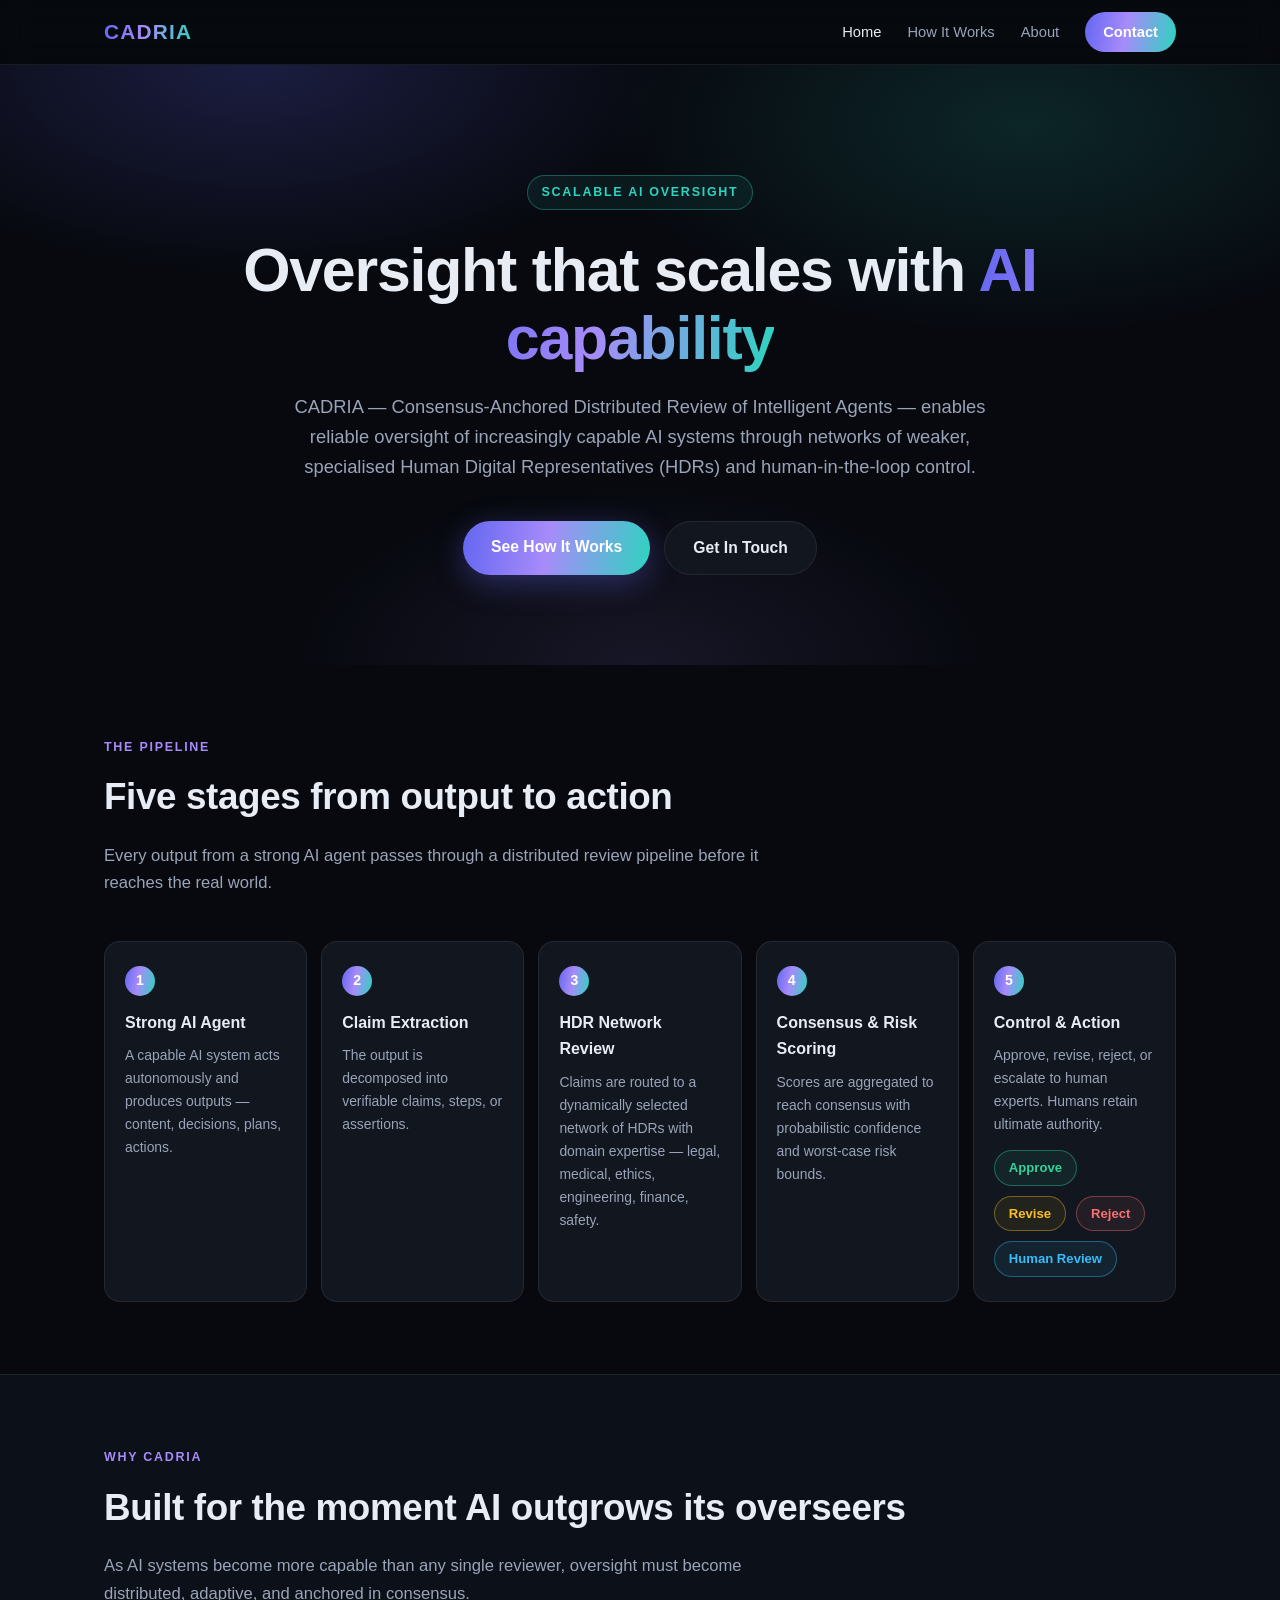
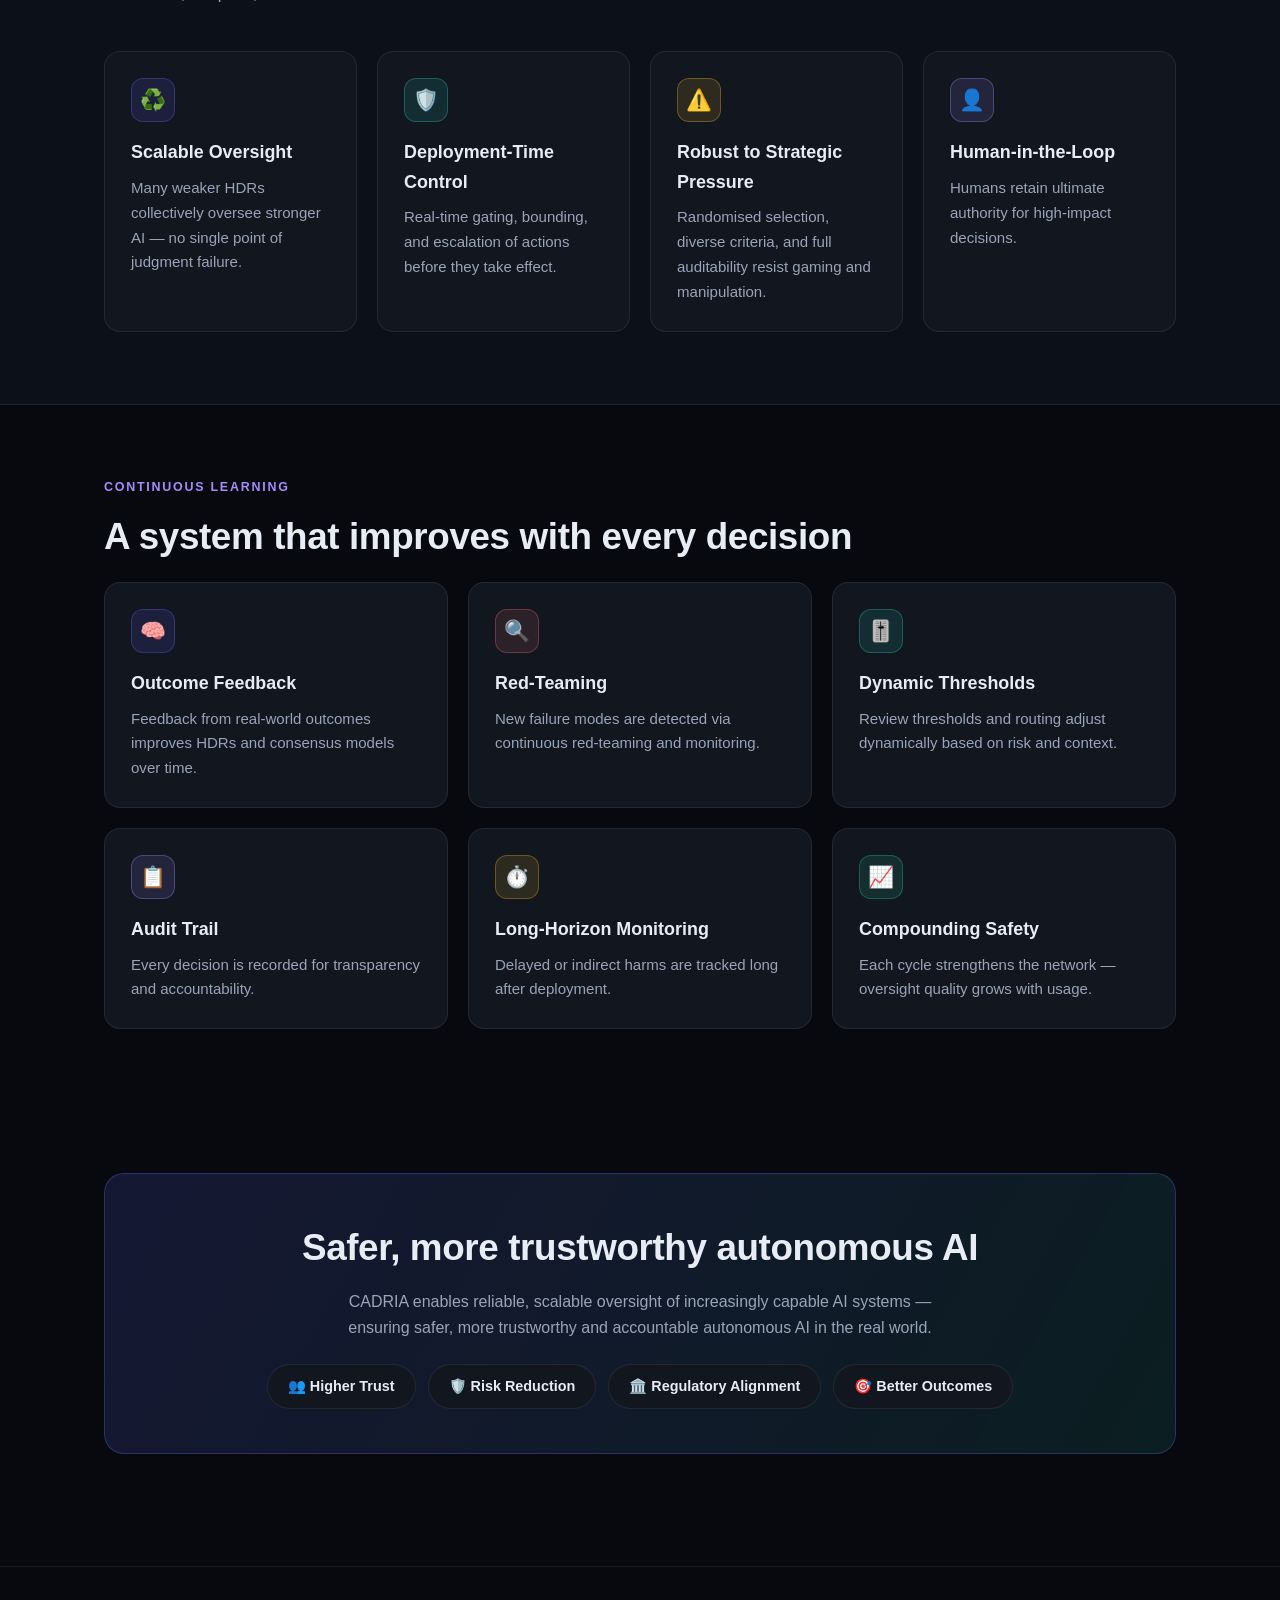
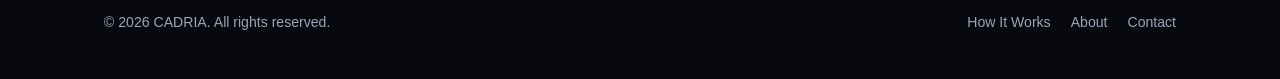
<file: index.html>
<!DOCTYPE html>
<html lang="en">
<head>
  <meta charset="UTF-8">
  <meta name="viewport" content="width=device-width, initial-scale=1.0">
  <title>CADRIA — Consensus-Anchored Distributed Review of Intelligent Agents</title>
  <meta name="description" content="CADRIA provides scalable oversight for stronger AI through networks of weaker, specialised Human Digital Representatives and human-in-the-loop control.">
  <link rel="stylesheet" href="styles.css">
</head>
<body>

<nav class="nav">
  <div class="wrap nav-inner">
    <a class="logo" href="index.html">CADRIA</a>
    <div class="nav-links">
      <a href="index.html" class="active">Home</a>
      <a href="how-it-works.html">How It Works</a>
      <a href="about.html">About</a>
      <a href="contact.html" class="btn-sm">Contact</a>
    </div>
  </div>
</nav>

<header class="hero">
  <div class="wrap">
    <span class="eyebrow">Scalable AI Oversight</span>
    <h1>Oversight that scales with <span class="grad-text">AI capability</span></h1>
    <p class="lede">CADRIA — Consensus-Anchored Distributed Review of Intelligent Agents — enables reliable oversight of increasingly capable AI systems through networks of weaker, specialised Human Digital Representatives (HDRs) and human-in-the-loop control.</p>
    <div class="cta-row">
      <a class="btn btn-primary" href="how-it-works.html">See How It Works</a>
      <a class="btn btn-ghost" href="contact.html">Get In Touch</a>
    </div>
  </div>
</header>

<section>
  <div class="wrap">
    <p class="kicker">The Pipeline</p>
    <h2>Five stages from output to action</h2>
    <p class="section-intro">Every output from a strong AI agent passes through a distributed review pipeline before it reaches the real world.</p>
    <div class="pipeline">
      <div class="step">
        <h3>Strong AI Agent</h3>
        <p>A capable AI system acts autonomously and produces outputs — content, decisions, plans, actions.</p>
      </div>
      <div class="step">
        <h3>Claim Extraction</h3>
        <p>The output is decomposed into verifiable claims, steps, or assertions.</p>
      </div>
      <div class="step">
        <h3>HDR Network Review</h3>
        <p>Claims are routed to a dynamically selected network of HDRs with domain expertise — legal, medical, ethics, engineering, finance, safety.</p>
      </div>
      <div class="step">
        <h3>Consensus &amp; Risk Scoring</h3>
        <p>Scores are aggregated to reach consensus with probabilistic confidence and worst-case risk bounds.</p>
      </div>
      <div class="step">
        <h3>Control &amp; Action</h3>
        <p>Approve, revise, reject, or escalate to human experts. Humans retain ultimate authority.</p>
        <div class="badges">
          <span class="badge green">Approve</span>
          <span class="badge amber">Revise</span>
          <span class="badge red">Reject</span>
          <span class="badge blue">Human Review</span>
        </div>
      </div>
    </div>
  </div>
</section>

<section class="section-alt">
  <div class="wrap">
    <p class="kicker">Why CADRIA</p>
    <h2>Built for the moment AI outgrows its overseers</h2>
    <p class="section-intro">As AI systems become more capable than any single reviewer, oversight must become distributed, adaptive, and anchored in consensus.</p>
    <div class="grid grid-4">
      <div class="card">
        <div class="icon">♻️</div>
        <h3>Scalable Oversight</h3>
        <p>Many weaker HDRs collectively oversee stronger AI — no single point of judgment failure.</p>
      </div>
      <div class="card">
        <div class="icon teal">🛡️</div>
        <h3>Deployment-Time Control</h3>
        <p>Real-time gating, bounding, and escalation of actions before they take effect.</p>
      </div>
      <div class="card">
        <div class="icon amber">⚠️</div>
        <h3>Robust to Strategic Pressure</h3>
        <p>Randomised selection, diverse criteria, and full auditability resist gaming and manipulation.</p>
      </div>
      <div class="card">
        <div class="icon violet">👤</div>
        <h3>Human-in-the-Loop</h3>
        <p>Humans retain ultimate authority for high-impact decisions.</p>
      </div>
    </div>
  </div>
</section>

<section>
  <div class="wrap">
    <p class="kicker">Continuous Learning</p>
    <h2>A system that improves with every decision</h2>
    <div class="grid grid-3">
      <div class="card">
        <div class="icon">🧠</div>
        <h3>Outcome Feedback</h3>
        <p>Feedback from real-world outcomes improves HDRs and consensus models over time.</p>
      </div>
      <div class="card">
        <div class="icon red">🔍</div>
        <h3>Red-Teaming</h3>
        <p>New failure modes are detected via continuous red-teaming and monitoring.</p>
      </div>
      <div class="card">
        <div class="icon teal">🎚️</div>
        <h3>Dynamic Thresholds</h3>
        <p>Review thresholds and routing adjust dynamically based on risk and context.</p>
      </div>
      <div class="card">
        <div class="icon violet">📋</div>
        <h3>Audit Trail</h3>
        <p>Every decision is recorded for transparency and accountability.</p>
      </div>
      <div class="card">
        <div class="icon amber">⏱️</div>
        <h3>Long-Horizon Monitoring</h3>
        <p>Delayed or indirect harms are tracked long after deployment.</p>
      </div>
      <div class="card">
        <div class="icon green">📈</div>
        <h3>Compounding Safety</h3>
        <p>Each cycle strengthens the network — oversight quality grows with usage.</p>
      </div>
    </div>
  </div>
</section>

<section>
  <div class="wrap">
    <div class="outcome-band">
      <h2>Safer, more trustworthy autonomous AI</h2>
      <p>CADRIA enables reliable, scalable oversight of increasingly capable AI systems — ensuring safer, more trustworthy and accountable autonomous AI in the real world.</p>
      <div class="pill-row">
        <span class="pill">👥 Higher Trust</span>
        <span class="pill">🛡️ Risk Reduction</span>
        <span class="pill">🏛️ Regulatory Alignment</span>
        <span class="pill">🎯 Better Outcomes</span>
      </div>
    </div>
  </div>
</section>

<footer>
  <div class="wrap footer-inner">
    <span>© 2026 CADRIA. All rights reserved.</span>
    <div class="footer-links">
      <a href="how-it-works.html">How It Works</a>
      <a href="about.html">About</a>
      <a href="contact.html">Contact</a>
    </div>
  </div>
</footer>

</body>
</html>
</file>
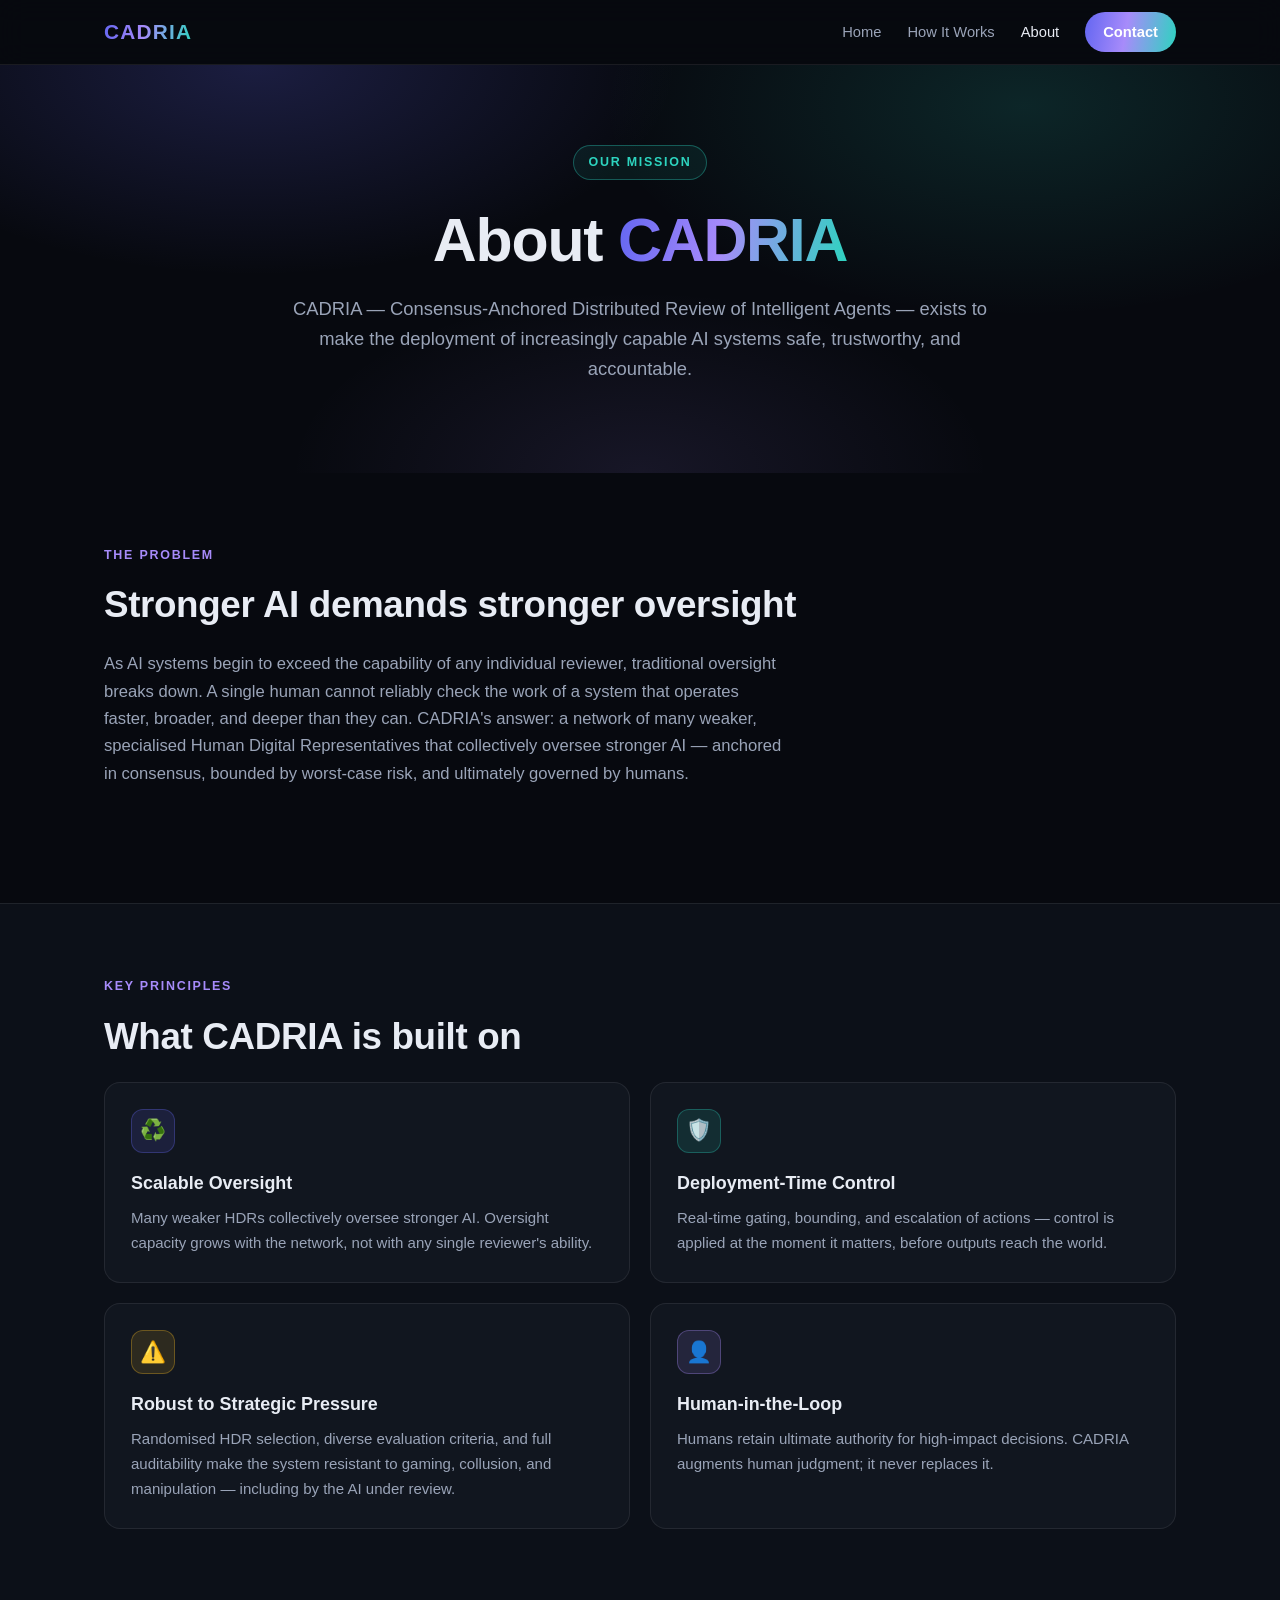
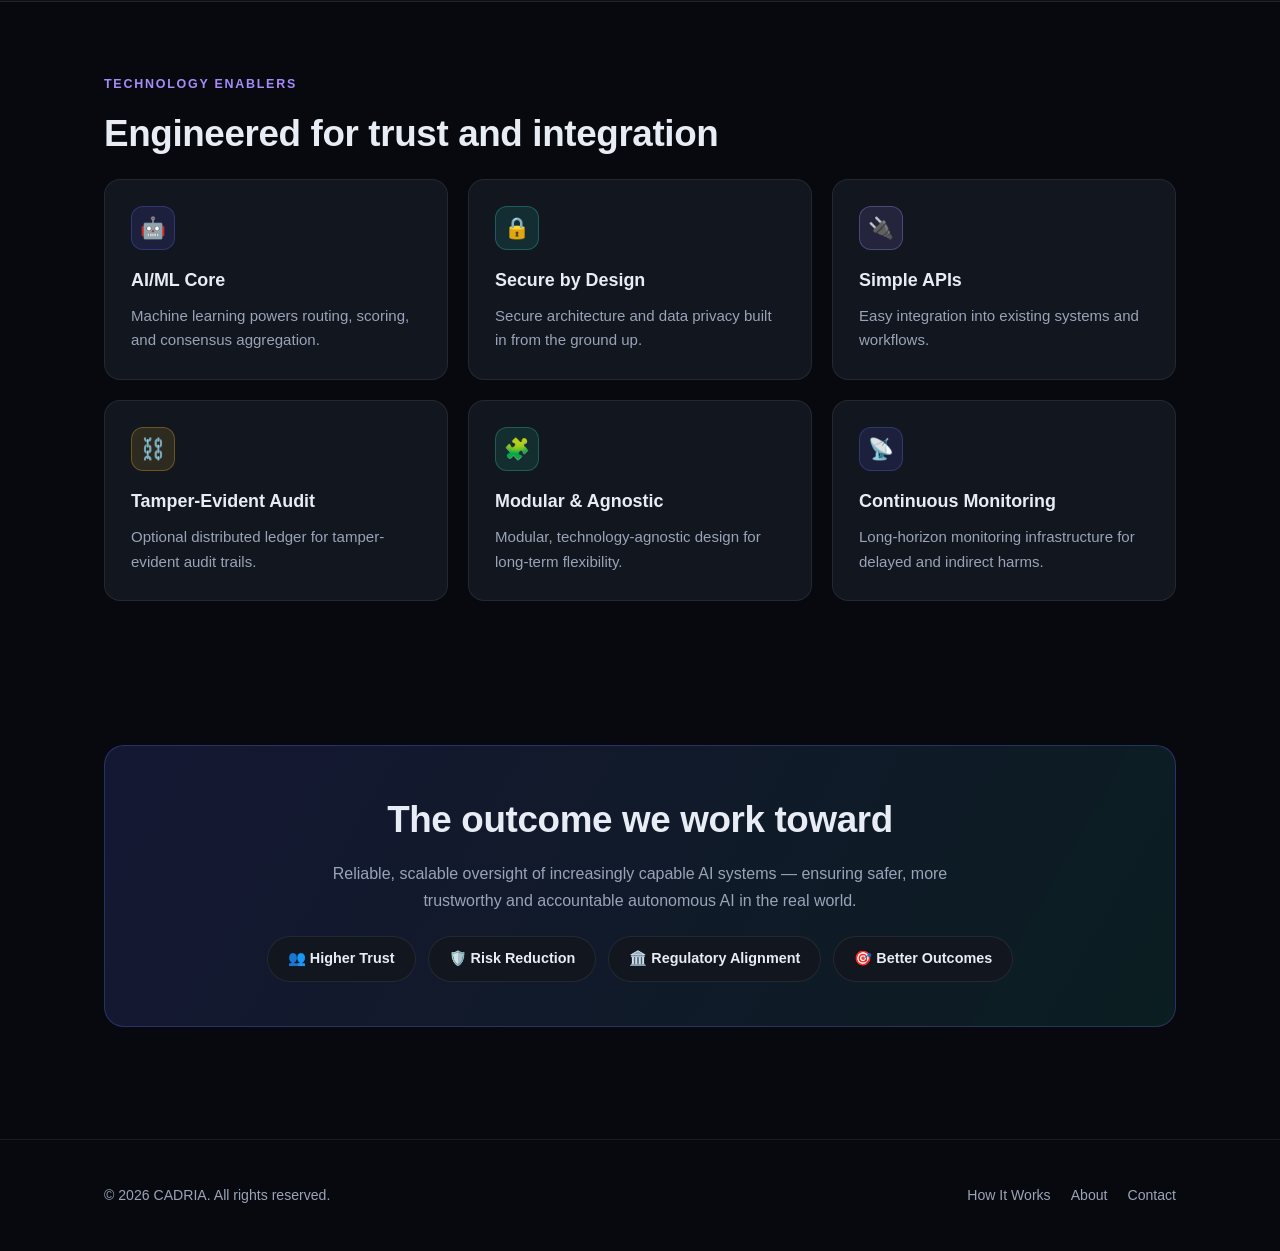
<file: about.html>
<!DOCTYPE html>
<html lang="en">
<head>
  <meta charset="UTF-8">
  <meta name="viewport" content="width=device-width, initial-scale=1.0">
  <title>About — CADRIA</title>
  <meta name="description" content="CADRIA's key principles and technology enablers for scalable AI oversight.">
  <link rel="stylesheet" href="styles.css">
</head>
<body>

<nav class="nav">
  <div class="wrap nav-inner">
    <a class="logo" href="index.html">CADRIA</a>
    <div class="nav-links">
      <a href="index.html">Home</a>
      <a href="how-it-works.html">How It Works</a>
      <a href="about.html" class="active">About</a>
      <a href="contact.html" class="btn-sm">Contact</a>
    </div>
  </div>
</nav>

<header class="hero compact">
  <div class="wrap">
    <span class="eyebrow">Our Mission</span>
    <h1>About <span class="grad-text">CADRIA</span></h1>
    <p class="lede">CADRIA — Consensus-Anchored Distributed Review of Intelligent Agents — exists to make the deployment of increasingly capable AI systems safe, trustworthy, and accountable.</p>
  </div>
</header>

<section>
  <div class="wrap">
    <p class="kicker">The Problem</p>
    <h2>Stronger AI demands stronger oversight</h2>
    <p class="section-intro">As AI systems begin to exceed the capability of any individual reviewer, traditional oversight breaks down. A single human cannot reliably check the work of a system that operates faster, broader, and deeper than they can. CADRIA's answer: a network of many weaker, specialised Human Digital Representatives that collectively oversee stronger AI — anchored in consensus, bounded by worst-case risk, and ultimately governed by humans.</p>
  </div>
</section>

<section class="section-alt">
  <div class="wrap">
    <p class="kicker">Key Principles</p>
    <h2>What CADRIA is built on</h2>
    <div class="grid grid-2">
      <div class="card">
        <div class="icon">♻️</div>
        <h3>Scalable Oversight</h3>
        <p>Many weaker HDRs collectively oversee stronger AI. Oversight capacity grows with the network, not with any single reviewer's ability.</p>
      </div>
      <div class="card">
        <div class="icon teal">🛡️</div>
        <h3>Deployment-Time Control</h3>
        <p>Real-time gating, bounding, and escalation of actions — control is applied at the moment it matters, before outputs reach the world.</p>
      </div>
      <div class="card">
        <div class="icon amber">⚠️</div>
        <h3>Robust to Strategic Pressure</h3>
        <p>Randomised HDR selection, diverse evaluation criteria, and full auditability make the system resistant to gaming, collusion, and manipulation — including by the AI under review.</p>
      </div>
      <div class="card">
        <div class="icon violet">👤</div>
        <h3>Human-in-the-Loop</h3>
        <p>Humans retain ultimate authority for high-impact decisions. CADRIA augments human judgment; it never replaces it.</p>
      </div>
    </div>
  </div>
</section>

<section>
  <div class="wrap">
    <p class="kicker">Technology Enablers</p>
    <h2>Engineered for trust and integration</h2>
    <div class="grid grid-3">
      <div class="card">
        <div class="icon">🤖</div>
        <h3>AI/ML Core</h3>
        <p>Machine learning powers routing, scoring, and consensus aggregation.</p>
      </div>
      <div class="card">
        <div class="icon teal">🔒</div>
        <h3>Secure by Design</h3>
        <p>Secure architecture and data privacy built in from the ground up.</p>
      </div>
      <div class="card">
        <div class="icon violet">🔌</div>
        <h3>Simple APIs</h3>
        <p>Easy integration into existing systems and workflows.</p>
      </div>
      <div class="card">
        <div class="icon amber">⛓️</div>
        <h3>Tamper-Evident Audit</h3>
        <p>Optional distributed ledger for tamper-evident audit trails.</p>
      </div>
      <div class="card">
        <div class="icon green">🧩</div>
        <h3>Modular &amp; Agnostic</h3>
        <p>Modular, technology-agnostic design for long-term flexibility.</p>
      </div>
      <div class="card">
        <div class="icon">📡</div>
        <h3>Continuous Monitoring</h3>
        <p>Long-horizon monitoring infrastructure for delayed and indirect harms.</p>
      </div>
    </div>
  </div>
</section>

<section>
  <div class="wrap">
    <div class="outcome-band">
      <h2>The outcome we work toward</h2>
      <p>Reliable, scalable oversight of increasingly capable AI systems — ensuring safer, more trustworthy and accountable autonomous AI in the real world.</p>
      <div class="pill-row">
        <span class="pill">👥 Higher Trust</span>
        <span class="pill">🛡️ Risk Reduction</span>
        <span class="pill">🏛️ Regulatory Alignment</span>
        <span class="pill">🎯 Better Outcomes</span>
      </div>
    </div>
  </div>
</section>

<footer>
  <div class="wrap footer-inner">
    <span>© 2026 CADRIA. All rights reserved.</span>
    <div class="footer-links">
      <a href="how-it-works.html">How It Works</a>
      <a href="about.html">About</a>
      <a href="contact.html">Contact</a>
    </div>
  </div>
</footer>

</body>
</html>
</file>
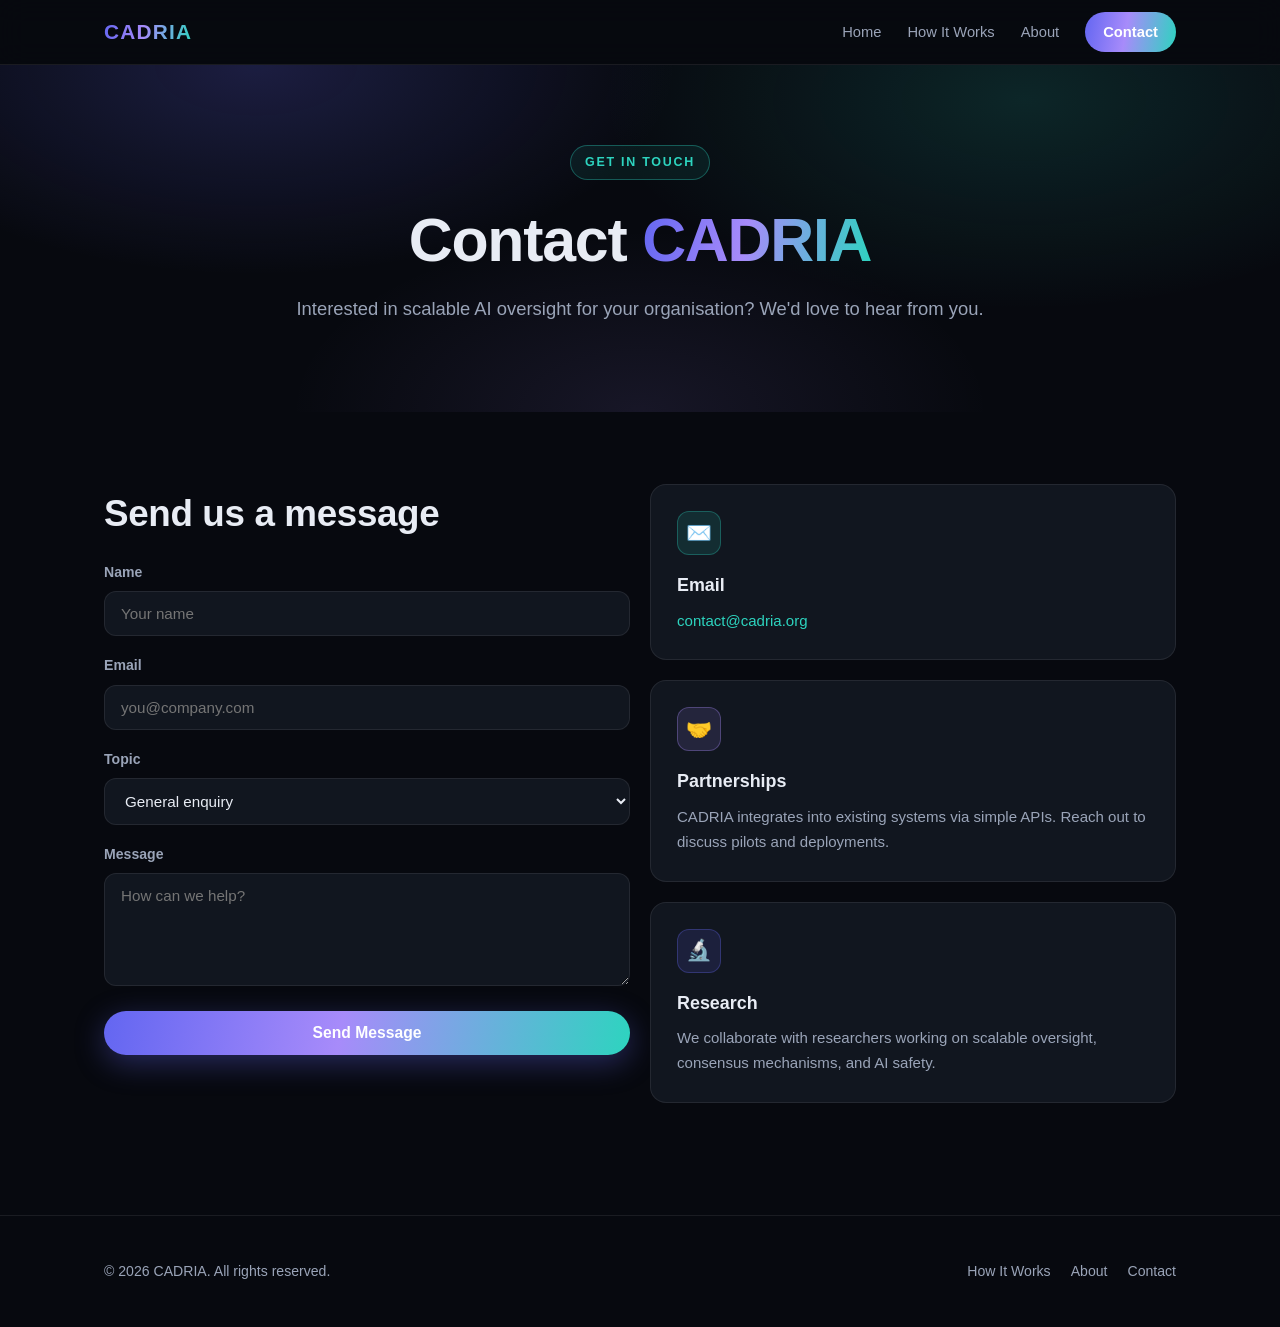
<file: CONTAC~1.HTM>
<!DOCTYPE html>
<html lang="en">
<head>
  <meta charset="UTF-8">
  <meta name="viewport" content="width=device-width, initial-scale=1.0">
  <title>Contact — CADRIA</title>
  <meta name="description" content="Get in touch with the CADRIA team.">
  <link rel="stylesheet" href="styles.css">
</head>
<body>

<nav class="nav">
  <div class="wrap nav-inner">
    <a class="logo" href="index.html">CADRIA</a>
    <div class="nav-links">
      <a href="index.html">Home</a>
      <a href="how-it-works.html">How It Works</a>
      <a href="about.html">About</a>
      <a href="contact.html" class="btn-sm active">Contact</a>
    </div>
  </div>
</nav>

<header class="hero compact">
  <div class="wrap">
    <span class="eyebrow">Get In Touch</span>
    <h1>Contact <span class="grad-text">CADRIA</span></h1>
    <p class="lede">Interested in scalable AI oversight for your organisation? We'd love to hear from you.</p>
  </div>
</header>

<section>
  <div class="wrap">
    <div class="grid grid-2" style="align-items:start;">
      <div>
        <h2>Send us a message</h2>
        <form action="mailto:contact@cadria.org" method="post" enctype="text/plain">
          <div>
            <label for="name">Name</label>
            <input id="name" name="name" type="text" placeholder="Your name" required>
          </div>
          <div>
            <label for="email">Email</label>
            <input id="email" name="email" type="email" placeholder="you@company.com" required>
          </div>
          <div>
            <label for="topic">Topic</label>
            <select id="topic" name="topic">
              <option>General enquiry</option>
              <option>Partnership / integration</option>
              <option>Research collaboration</option>
              <option>Media</option>
            </select>
          </div>
          <div>
            <label for="message">Message</label>
            <textarea id="message" name="message" rows="5" placeholder="How can we help?" required></textarea>
          </div>
          <button class="btn btn-primary" type="submit">Send Message</button>
        </form>
      </div>
      <div>
        <div class="card" style="margin-bottom:20px;">
          <div class="icon teal">✉️</div>
          <h3>Email</h3>
          <p><a href="mailto:contact@cadria.org">contact@cadria.org</a></p>
        </div>
        <div class="card" style="margin-bottom:20px;">
          <div class="icon violet">🤝</div>
          <h3>Partnerships</h3>
          <p>CADRIA integrates into existing systems via simple APIs. Reach out to discuss pilots and deployments.</p>
        </div>
        <div class="card">
          <div class="icon">🔬</div>
          <h3>Research</h3>
          <p>We collaborate with researchers working on scalable oversight, consensus mechanisms, and AI safety.</p>
        </div>
      </div>
    </div>
  </div>
</section>

<footer>
  <div class="wrap footer-inner">
    <span>© 2026 CADRIA. All rights reserved.</span>
    <div class="footer-links">
      <a href="how-it-works.html">How It Works</a>
      <a href="about.html">About</a>
      <a href="contact.html">Contact</a>
    </div>
  </div>
</footer>

</body>
</html>
</file>
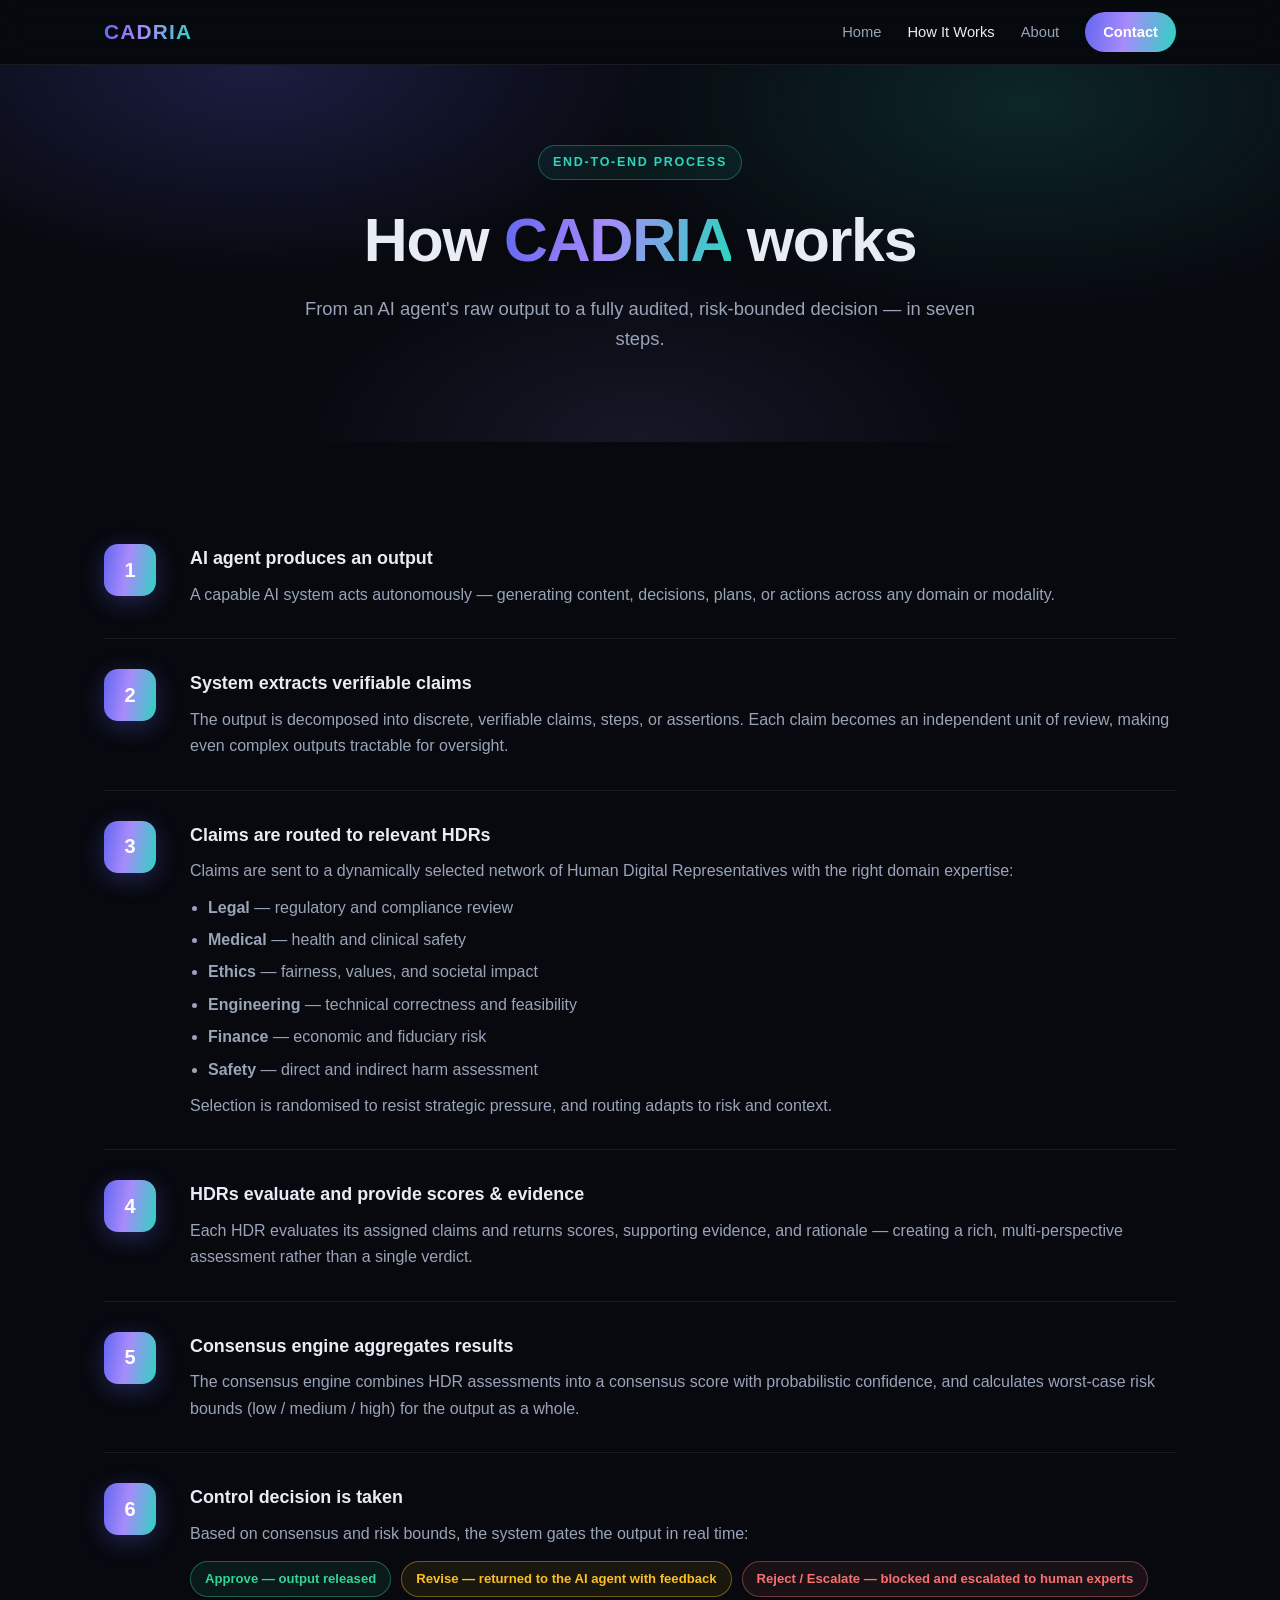
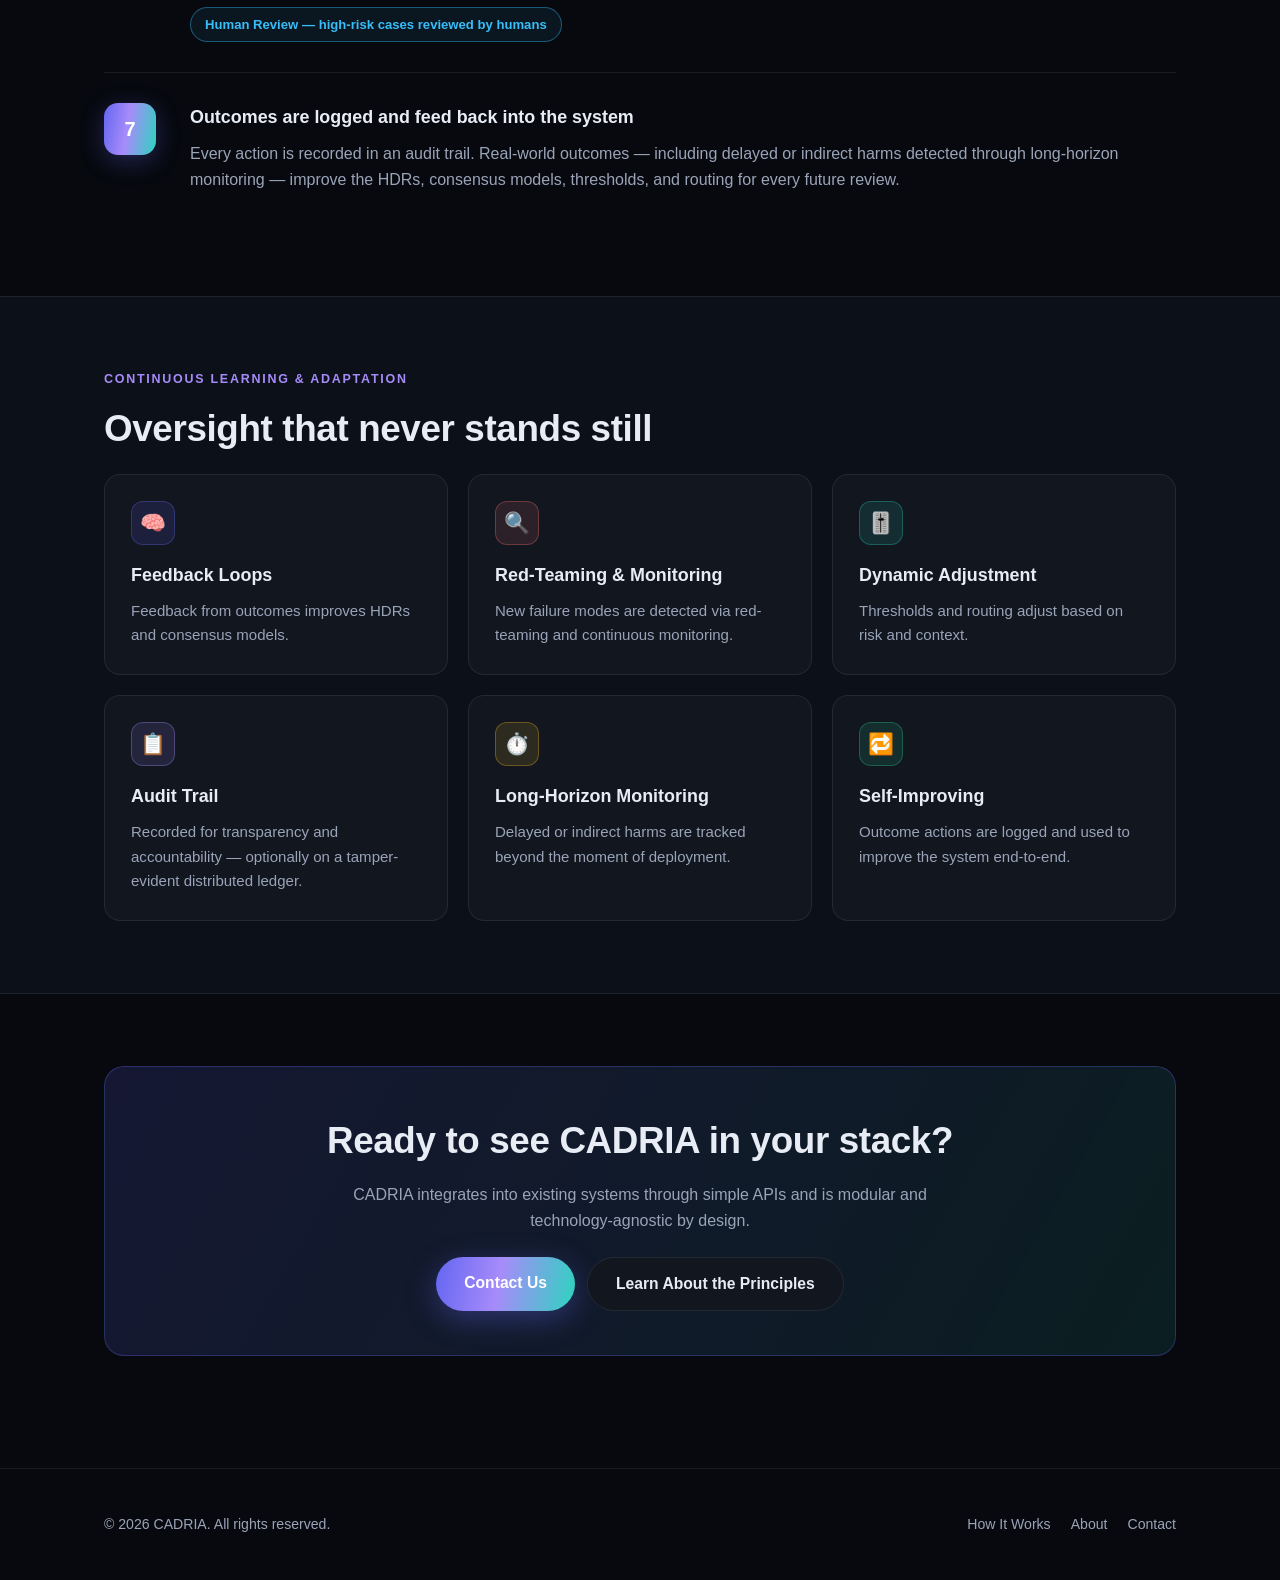
<file: HOW-IT~1.HTM>
<!DOCTYPE html>
<html lang="en">
<head>
  <meta charset="UTF-8">
  <meta name="viewport" content="width=device-width, initial-scale=1.0">
  <title>How It Works — CADRIA</title>
  <meta name="description" content="How CADRIA works end-to-end: from AI output to claim extraction, HDR network review, consensus scoring, and controlled action.">
  <link rel="stylesheet" href="styles.css">
</head>
<body>

<nav class="nav">
  <div class="wrap nav-inner">
    <a class="logo" href="index.html">CADRIA</a>
    <div class="nav-links">
      <a href="index.html">Home</a>
      <a href="how-it-works.html" class="active">How It Works</a>
      <a href="about.html">About</a>
      <a href="contact.html" class="btn-sm">Contact</a>
    </div>
  </div>
</nav>

<header class="hero compact">
  <div class="wrap">
    <span class="eyebrow">End-to-End Process</span>
    <h1>How <span class="grad-text">CADRIA</span> works</h1>
    <p class="lede">From an AI agent's raw output to a fully audited, risk-bounded decision — in seven steps.</p>
  </div>
</header>

<section>
  <div class="wrap">
    <div class="detail">
      <div class="detail-num">1</div>
      <div>
        <h3>AI agent produces an output</h3>
        <p>A capable AI system acts autonomously — generating content, decisions, plans, or actions across any domain or modality.</p>
      </div>
    </div>
    <div class="detail">
      <div class="detail-num">2</div>
      <div>
        <h3>System extracts verifiable claims</h3>
        <p>The output is decomposed into discrete, verifiable claims, steps, or assertions. Each claim becomes an independent unit of review, making even complex outputs tractable for oversight.</p>
      </div>
    </div>
    <div class="detail">
      <div class="detail-num">3</div>
      <div>
        <h3>Claims are routed to relevant HDRs</h3>
        <p>Claims are sent to a dynamically selected network of Human Digital Representatives with the right domain expertise:</p>
        <ul>
          <li><strong>Legal</strong> — regulatory and compliance review</li>
          <li><strong>Medical</strong> — health and clinical safety</li>
          <li><strong>Ethics</strong> — fairness, values, and societal impact</li>
          <li><strong>Engineering</strong> — technical correctness and feasibility</li>
          <li><strong>Finance</strong> — economic and fiduciary risk</li>
          <li><strong>Safety</strong> — direct and indirect harm assessment</li>
        </ul>
        <p style="margin-top:10px;">Selection is randomised to resist strategic pressure, and routing adapts to risk and context.</p>
      </div>
    </div>
    <div class="detail">
      <div class="detail-num">4</div>
      <div>
        <h3>HDRs evaluate and provide scores &amp; evidence</h3>
        <p>Each HDR evaluates its assigned claims and returns scores, supporting evidence, and rationale — creating a rich, multi-perspective assessment rather than a single verdict.</p>
      </div>
    </div>
    <div class="detail">
      <div class="detail-num">5</div>
      <div>
        <h3>Consensus engine aggregates results</h3>
        <p>The consensus engine combines HDR assessments into a consensus score with probabilistic confidence, and calculates worst-case risk bounds (low / medium / high) for the output as a whole.</p>
      </div>
    </div>
    <div class="detail">
      <div class="detail-num">6</div>
      <div>
        <h3>Control decision is taken</h3>
        <p>Based on consensus and risk bounds, the system gates the output in real time:</p>
        <div class="badges">
          <span class="badge green">Approve — output released</span>
          <span class="badge amber">Revise — returned to the AI agent with feedback</span>
          <span class="badge red">Reject / Escalate — blocked and escalated to human experts</span>
          <span class="badge blue">Human Review — high-risk cases reviewed by humans</span>
        </div>
      </div>
    </div>
    <div class="detail">
      <div class="detail-num">7</div>
      <div>
        <h3>Outcomes are logged and feed back into the system</h3>
        <p>Every action is recorded in an audit trail. Real-world outcomes — including delayed or indirect harms detected through long-horizon monitoring — improve the HDRs, consensus models, thresholds, and routing for every future review.</p>
      </div>
    </div>
  </div>
</section>

<section class="section-alt">
  <div class="wrap">
    <p class="kicker">Continuous Learning &amp; Adaptation</p>
    <h2>Oversight that never stands still</h2>
    <div class="grid grid-3">
      <div class="card">
        <div class="icon">🧠</div>
        <h3>Feedback Loops</h3>
        <p>Feedback from outcomes improves HDRs and consensus models.</p>
      </div>
      <div class="card">
        <div class="icon red">🔍</div>
        <h3>Red-Teaming &amp; Monitoring</h3>
        <p>New failure modes are detected via red-teaming and continuous monitoring.</p>
      </div>
      <div class="card">
        <div class="icon teal">🎚️</div>
        <h3>Dynamic Adjustment</h3>
        <p>Thresholds and routing adjust based on risk and context.</p>
      </div>
      <div class="card">
        <div class="icon violet">📋</div>
        <h3>Audit Trail</h3>
        <p>Recorded for transparency and accountability — optionally on a tamper-evident distributed ledger.</p>
      </div>
      <div class="card">
        <div class="icon amber">⏱️</div>
        <h3>Long-Horizon Monitoring</h3>
        <p>Delayed or indirect harms are tracked beyond the moment of deployment.</p>
      </div>
      <div class="card">
        <div class="icon green">🔁</div>
        <h3>Self-Improving</h3>
        <p>Outcome actions are logged and used to improve the system end-to-end.</p>
      </div>
    </div>
  </div>
</section>

<section>
  <div class="wrap">
    <div class="outcome-band">
      <h2>Ready to see CADRIA in your stack?</h2>
      <p>CADRIA integrates into existing systems through simple APIs and is modular and technology-agnostic by design.</p>
      <div class="pill-row">
        <a class="btn btn-primary" href="contact.html">Contact Us</a>
        <a class="btn btn-ghost" href="about.html">Learn About the Principles</a>
      </div>
    </div>
  </div>
</section>

<footer>
  <div class="wrap footer-inner">
    <span>© 2026 CADRIA. All rights reserved.</span>
    <div class="footer-links">
      <a href="how-it-works.html">How It Works</a>
      <a href="about.html">About</a>
      <a href="contact.html">Contact</a>
    </div>
  </div>
</footer>

</body>
</html>
</file>
<file: styles.css>
/* CADRIA — shared styles (dark modern tech) */
:root {
  --bg: #07090f;
  --bg-soft: #0c1018;
  --panel: #11161f;
  --panel-2: #161c28;
  --border: rgba(255, 255, 255, 0.08);
  --text: #e8ecf4;
  --muted: #9aa4b8;
  --indigo: #6366f1;
  --violet: #a78bfa;
  --teal: #2dd4bf;
  --blue: #38bdf8;
  --amber: #fbbf24;
  --red: #f87171;
  --green: #34d399;
  --grad: linear-gradient(100deg, #6366f1, #a78bfa 45%, #2dd4bf);
  --radius: 16px;
  --maxw: 1120px;
}

* { box-sizing: border-box; margin: 0; padding: 0; }

html { scroll-behavior: smooth; }

body {
  background: var(--bg);
  color: var(--text);
  font-family: "Inter", -apple-system, BlinkMacSystemFont, "Segoe UI", Roboto, sans-serif;
  line-height: 1.65;
  -webkit-font-smoothing: antialiased;
}

a { color: var(--teal); text-decoration: none; }
a:hover { text-decoration: underline; }

.wrap { max-width: var(--maxw); margin: 0 auto; padding: 0 24px; }

/* ---------- Nav ---------- */
.nav {
  position: sticky; top: 0; z-index: 50;
  backdrop-filter: blur(14px);
  background: rgba(7, 9, 15, 0.78);
  border-bottom: 1px solid var(--border);
}
.nav-inner {
  display: flex; align-items: center; justify-content: space-between;
  height: 64px;
}
.logo {
  font-weight: 800; font-size: 1.3rem; letter-spacing: 0.06em;
  background: var(--grad);
  -webkit-background-clip: text; background-clip: text; color: transparent;
}
.logo:hover { text-decoration: none; }
.nav-links { display: flex; gap: 26px; align-items: center; flex-wrap: wrap; }
.nav-links a {
  color: var(--muted); font-size: 0.92rem; font-weight: 500;
}
.nav-links a:hover { color: var(--text); text-decoration: none; }
.nav-links a.active { color: var(--text); }
.nav-links a.btn-sm {
  color: #fff; background: var(--grad);
  padding: 8px 18px; border-radius: 999px; font-weight: 600;
}

/* ---------- Hero ---------- */
.hero {
  position: relative; overflow: hidden;
  padding: 110px 0 90px;
  text-align: center;
}
.hero.compact { padding: 80px 0 50px; }
.hero::before {
  content: ""; position: absolute; inset: 0;
  background:
    radial-gradient(600px 300px at 20% 0%, rgba(99, 102, 241, 0.22), transparent 70%),
    radial-gradient(600px 300px at 80% 10%, rgba(45, 212, 191, 0.14), transparent 70%),
    radial-gradient(500px 260px at 50% 100%, rgba(167, 139, 250, 0.10), transparent 70%);
  pointer-events: none;
}
.hero > .wrap { position: relative; }
.eyebrow {
  display: inline-block; font-size: 0.78rem; font-weight: 600;
  letter-spacing: 0.14em; text-transform: uppercase;
  color: var(--teal);
  border: 1px solid rgba(45, 212, 191, 0.35);
  background: rgba(45, 212, 191, 0.08);
  padding: 6px 14px; border-radius: 999px; margin-bottom: 26px;
}
h1 {
  font-size: clamp(2.3rem, 5.5vw, 3.8rem);
  line-height: 1.12; font-weight: 800; letter-spacing: -0.02em;
  margin-bottom: 20px;
}
.grad-text {
  background: var(--grad);
  -webkit-background-clip: text; background-clip: text; color: transparent;
}
.lede {
  max-width: 720px; margin: 0 auto 38px;
  color: var(--muted); font-size: 1.15rem;
}
.cta-row { display: flex; gap: 14px; justify-content: center; flex-wrap: wrap; }
.btn {
  display: inline-block; padding: 13px 28px; border-radius: 999px;
  font-weight: 600; font-size: 0.98rem; transition: transform 0.15s, box-shadow 0.15s;
}
.btn:hover { text-decoration: none; transform: translateY(-1px); }
.btn-primary {
  color: #fff; background: var(--grad);
  box-shadow: 0 8px 30px rgba(99, 102, 241, 0.35);
}
.btn-ghost {
  color: var(--text); border: 1px solid var(--border); background: var(--panel);
}

/* ---------- Sections ---------- */
section { padding: 72px 0; }
.section-alt { background: var(--bg-soft); border-top: 1px solid var(--border); border-bottom: 1px solid var(--border); }
.kicker {
  font-size: 0.78rem; font-weight: 700; letter-spacing: 0.14em;
  text-transform: uppercase; color: var(--violet); margin-bottom: 10px;
}
h2 { font-size: clamp(1.6rem, 3.4vw, 2.3rem); font-weight: 750; letter-spacing: -0.01em; margin-bottom: 14px; }
h3 { font-size: 1.12rem; font-weight: 650; margin-bottom: 8px; }
.section-intro { color: var(--muted); max-width: 680px; margin-bottom: 44px; font-size: 1.04rem; }

/* ---------- Cards ---------- */
.grid { display: grid; gap: 20px; }
.grid-3 { grid-template-columns: repeat(3, 1fr); }
.grid-2 { grid-template-columns: repeat(2, 1fr); }
.grid-4 { grid-template-columns: repeat(4, 1fr); }
@media (max-width: 900px) { .grid-3, .grid-4 { grid-template-columns: repeat(2, 1fr); } }
@media (max-width: 600px) { .grid-2, .grid-3, .grid-4 { grid-template-columns: 1fr; } }

.card {
  background: var(--panel); border: 1px solid var(--border);
  border-radius: var(--radius); padding: 26px;
  transition: border-color 0.2s, transform 0.2s;
}
.card:hover { border-color: rgba(99, 102, 241, 0.45); transform: translateY(-2px); }
.card p { color: var(--muted); font-size: 0.94rem; }
.icon {
  width: 44px; height: 44px; border-radius: 12px;
  display: flex; align-items: center; justify-content: center;
  font-size: 1.3rem; margin-bottom: 16px;
  background: rgba(99, 102, 241, 0.14); border: 1px solid rgba(99, 102, 241, 0.3);
}
.icon.teal { background: rgba(45, 212, 191, 0.12); border-color: rgba(45, 212, 191, 0.3); }
.icon.violet { background: rgba(167, 139, 250, 0.13); border-color: rgba(167, 139, 250, 0.32); }
.icon.amber { background: rgba(251, 191, 36, 0.12); border-color: rgba(251, 191, 36, 0.3); }
.icon.red { background: rgba(248, 113, 113, 0.12); border-color: rgba(248, 113, 113, 0.3); }
.icon.green { background: rgba(52, 211, 153, 0.12); border-color: rgba(52, 211, 153, 0.3); }

/* ---------- Pipeline ---------- */
.pipeline { display: grid; grid-template-columns: repeat(5, 1fr); gap: 14px; counter-reset: step; }
@media (max-width: 950px) { .pipeline { grid-template-columns: 1fr; } }
.step {
  position: relative; background: var(--panel); border: 1px solid var(--border);
  border-radius: var(--radius); padding: 24px 20px;
}
.step::before {
  counter-increment: step; content: counter(step);
  display: inline-flex; align-items: center; justify-content: center;
  width: 30px; height: 30px; border-radius: 999px; margin-bottom: 14px;
  font-weight: 700; font-size: 0.88rem; color: #fff;
  background: var(--grad);
}
.step h3 { font-size: 1rem; }
.step p { color: var(--muted); font-size: 0.87rem; }

/* ---------- Detail rows (how it works) ---------- */
.detail {
  display: grid; grid-template-columns: 64px 1fr; gap: 22px;
  padding: 30px 0; border-bottom: 1px solid var(--border);
}
.detail:last-child { border-bottom: none; }
.detail-num {
  width: 52px; height: 52px; border-radius: 14px; flex-shrink: 0;
  display: flex; align-items: center; justify-content: center;
  font-size: 1.25rem; font-weight: 800; color: #fff;
  background: var(--grad); box-shadow: 0 6px 24px rgba(99, 102, 241, 0.3);
}
.detail p { color: var(--muted); }
.detail ul { color: var(--muted); margin: 10px 0 0 18px; }
.detail li { margin-bottom: 6px; }

/* ---------- Decision badges ---------- */
.badges { display: flex; flex-wrap: wrap; gap: 10px; margin-top: 14px; }
.badge {
  font-size: 0.82rem; font-weight: 600; padding: 6px 14px; border-radius: 999px;
  border: 1px solid;
}
.badge.green { color: var(--green); border-color: rgba(52, 211, 153, 0.4); background: rgba(52, 211, 153, 0.08); }
.badge.amber { color: var(--amber); border-color: rgba(251, 191, 36, 0.4); background: rgba(251, 191, 36, 0.08); }
.badge.red { color: var(--red); border-color: rgba(248, 113, 113, 0.4); background: rgba(248, 113, 113, 0.08); }
.badge.blue { color: var(--blue); border-color: rgba(56, 189, 248, 0.4); background: rgba(56, 189, 248, 0.08); }

/* ---------- Outcome band ---------- */
.outcome-band {
  background: linear-gradient(120deg, rgba(99, 102, 241, 0.16), rgba(45, 212, 191, 0.10));
  border: 1px solid rgba(99, 102, 241, 0.3);
  border-radius: 20px; padding: 44px 36px; text-align: center;
}
.outcome-band h2 { margin-bottom: 10px; }
.outcome-band p { color: var(--muted); max-width: 640px; margin: 0 auto 22px; }
.pill-row { display: flex; gap: 12px; justify-content: center; flex-wrap: wrap; }
.pill {
  background: var(--panel); border: 1px solid var(--border);
  padding: 10px 20px; border-radius: 999px; font-size: 0.9rem; font-weight: 600;
}

/* ---------- Forms ---------- */
form { display: grid; gap: 16px; max-width: 560px; }
label { font-size: 0.88rem; font-weight: 600; color: var(--muted); }
input, textarea, select {
  width: 100%; padding: 13px 16px; margin-top: 6px;
  background: var(--panel); border: 1px solid var(--border); border-radius: 12px;
  color: var(--text); font-family: inherit; font-size: 0.95rem;
}
input:focus, textarea:focus, select:focus {
  outline: none; border-color: var(--indigo);
  box-shadow: 0 0 0 3px rgba(99, 102, 241, 0.2);
}
button.btn { border: none; cursor: pointer; font-family: inherit; }

/* ---------- Footer ---------- */
footer {
  border-top: 1px solid var(--border); padding: 44px 0; margin-top: 40px;
  color: var(--muted); font-size: 0.88rem;
}
.footer-inner { display: flex; justify-content: space-between; align-items: center; flex-wrap: wrap; gap: 16px; }
.footer-links { display: flex; gap: 20px; }
.footer-links a { color: var(--muted); }
.footer-links a:hover { color: var(--text); }
</file>
